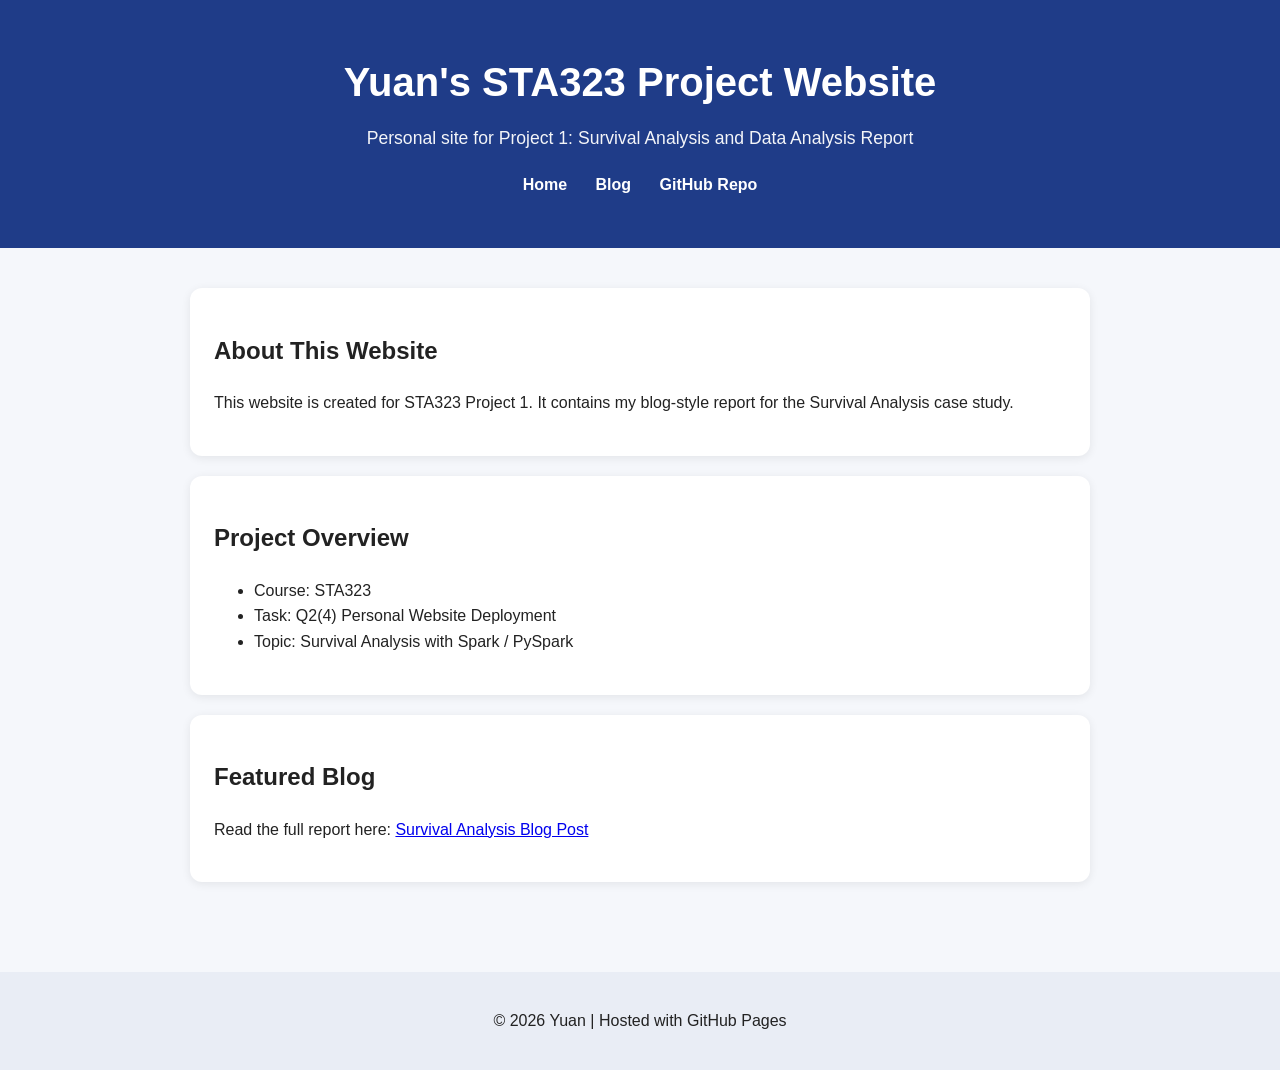
<file: index.html>
<!DOCTYPE html>
<html lang="en">
<head>
  <meta charset="UTF-8" />
  <meta name="viewport" content="width=device-width, initial-scale=1.0" />
  <title>Yuan | STA323 Project</title>
  <link rel="stylesheet" href="style.css" />
</head>
<body>
  <header class="hero">
    <div class="container">
      <h1>Yuan's STA323 Project Website</h1>
      <p class="subtitle">Personal site for Project 1: Survival Analysis and Data Analysis Report</p>
      <nav>
        <a href="index.html">Home</a>
        <a href="survival-analysis.html">Blog</a>
        <a href="https://github.com/luoy2266/sta323.github.io" target="_blank">GitHub Repo</a>
      </nav>
    </div>
  </header>

  <main class="container">
    <section class="card">
      <h2>About This Website</h2>
      <p>
        This website is created for STA323 Project 1. It contains my blog-style report
        for the Survival Analysis case study.
      </p>
    </section>

    <section class="card">
      <h2>Project Overview</h2>
      <ul>
        <li>Course: STA323</li>
        <li>Task: Q2(4) Personal Website Deployment</li>
        <li>Topic: Survival Analysis with Spark / PySpark</li>
      </ul>
    </section>

    <section class="card">
      <h2>Featured Blog</h2>
      <p>
        Read the full report here:
        <a href="survival-analysis.html">Survival Analysis Blog Post</a>
      </p>
    </section>
  </main>

  <footer>
    <p>© 2026 Yuan | Hosted with GitHub Pages</p>
  </footer>
</body>
</html>
</file>
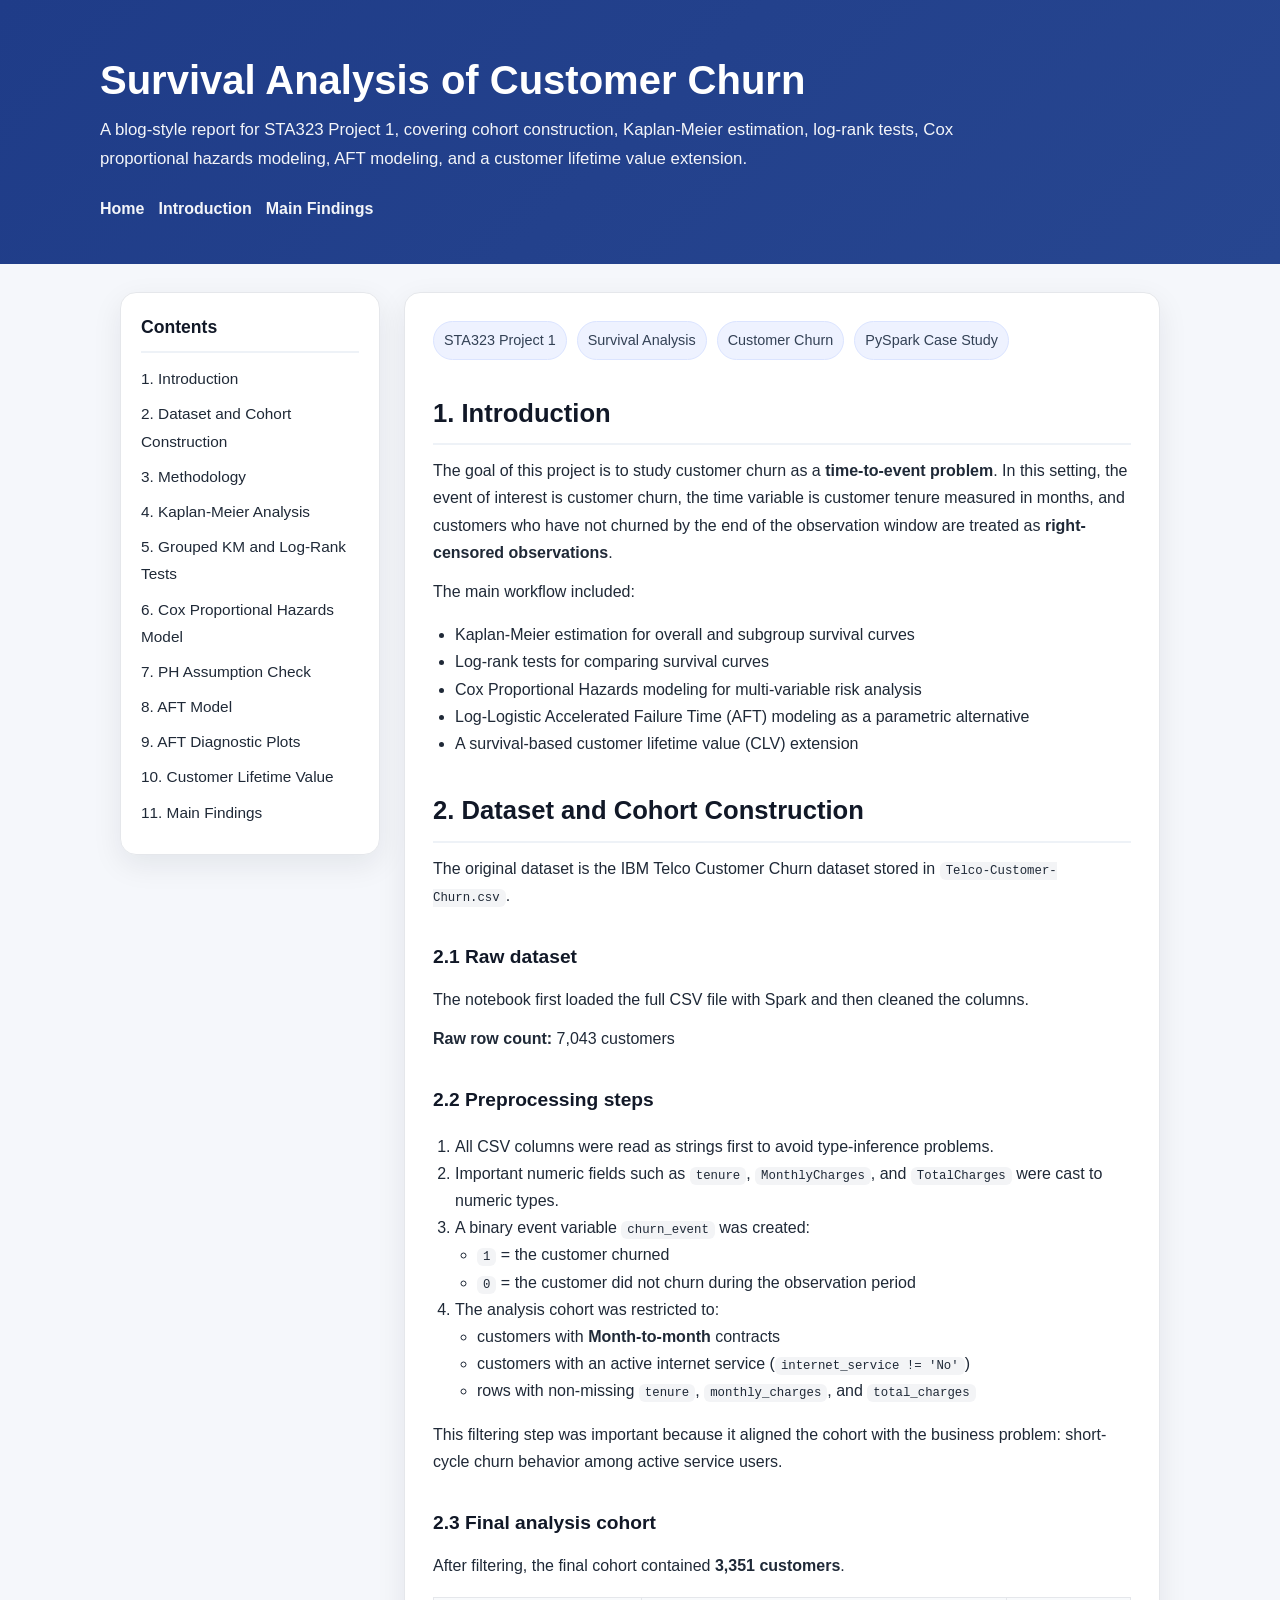
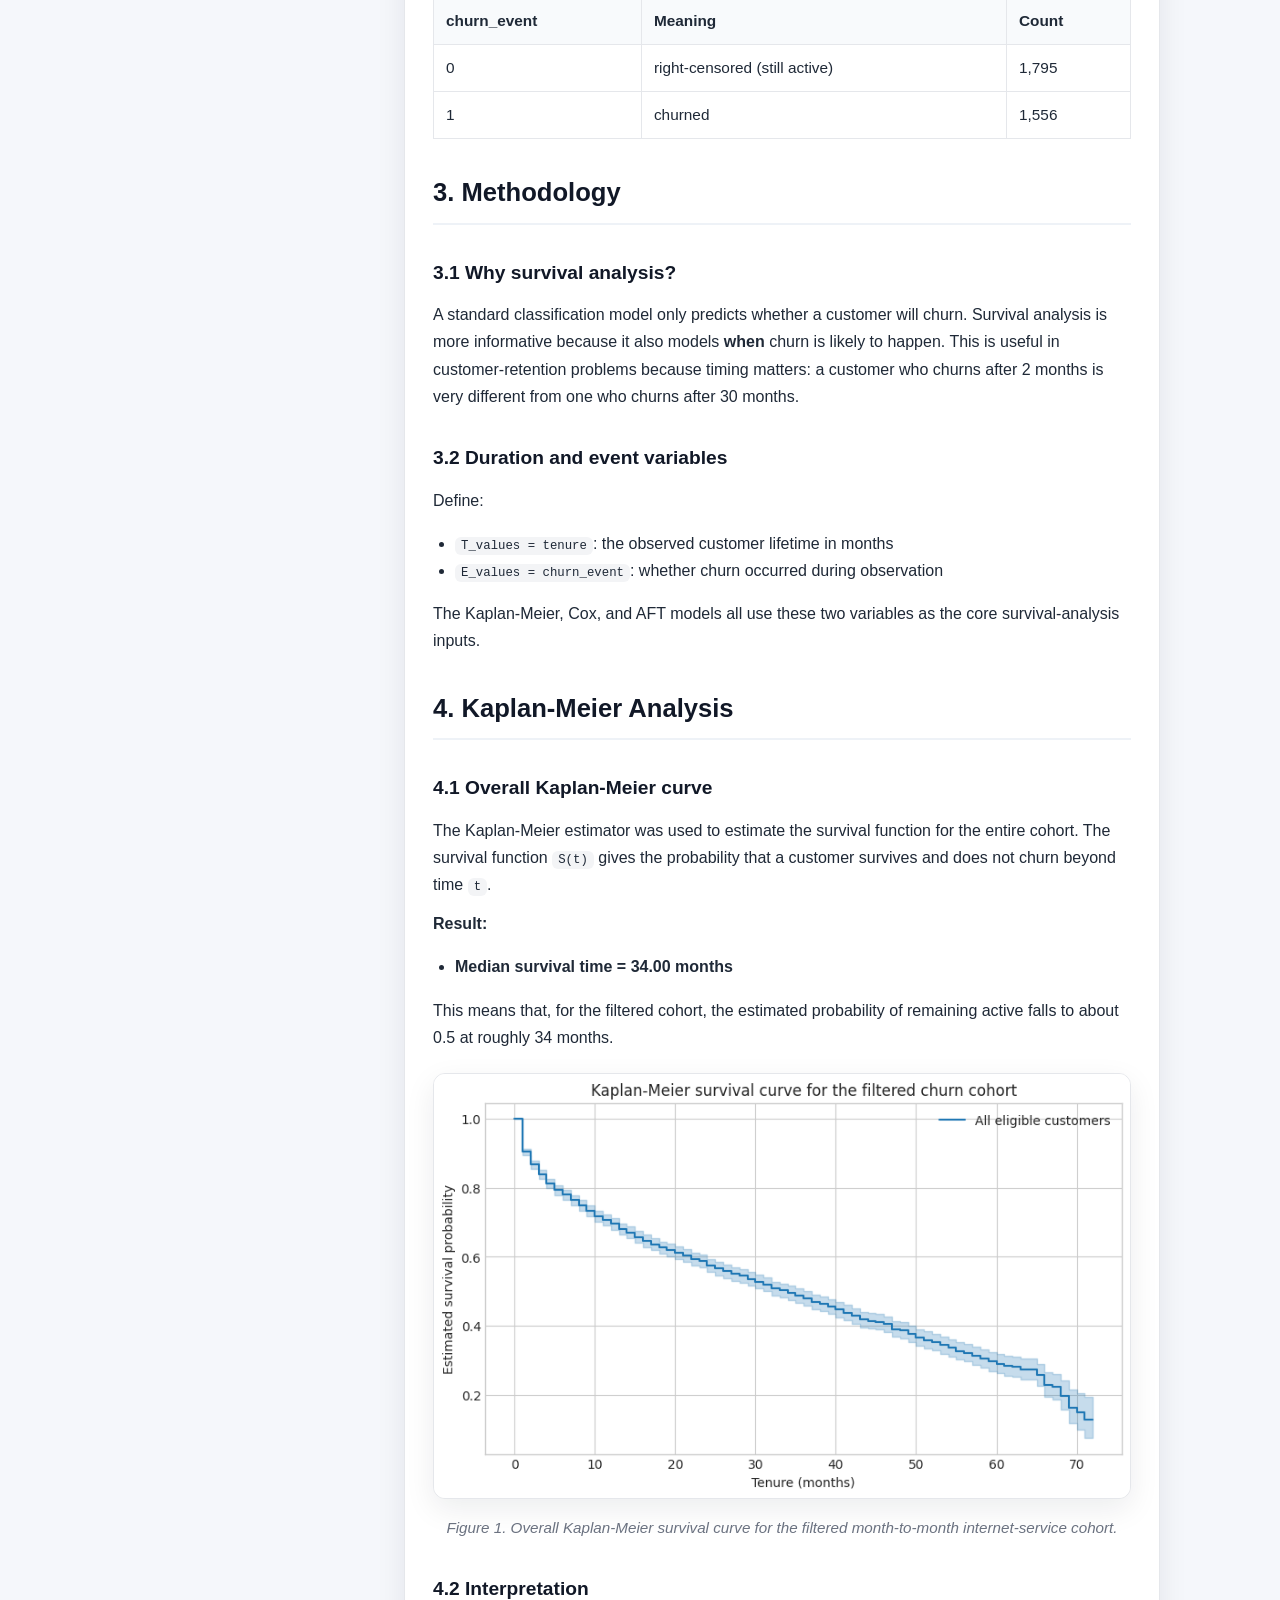
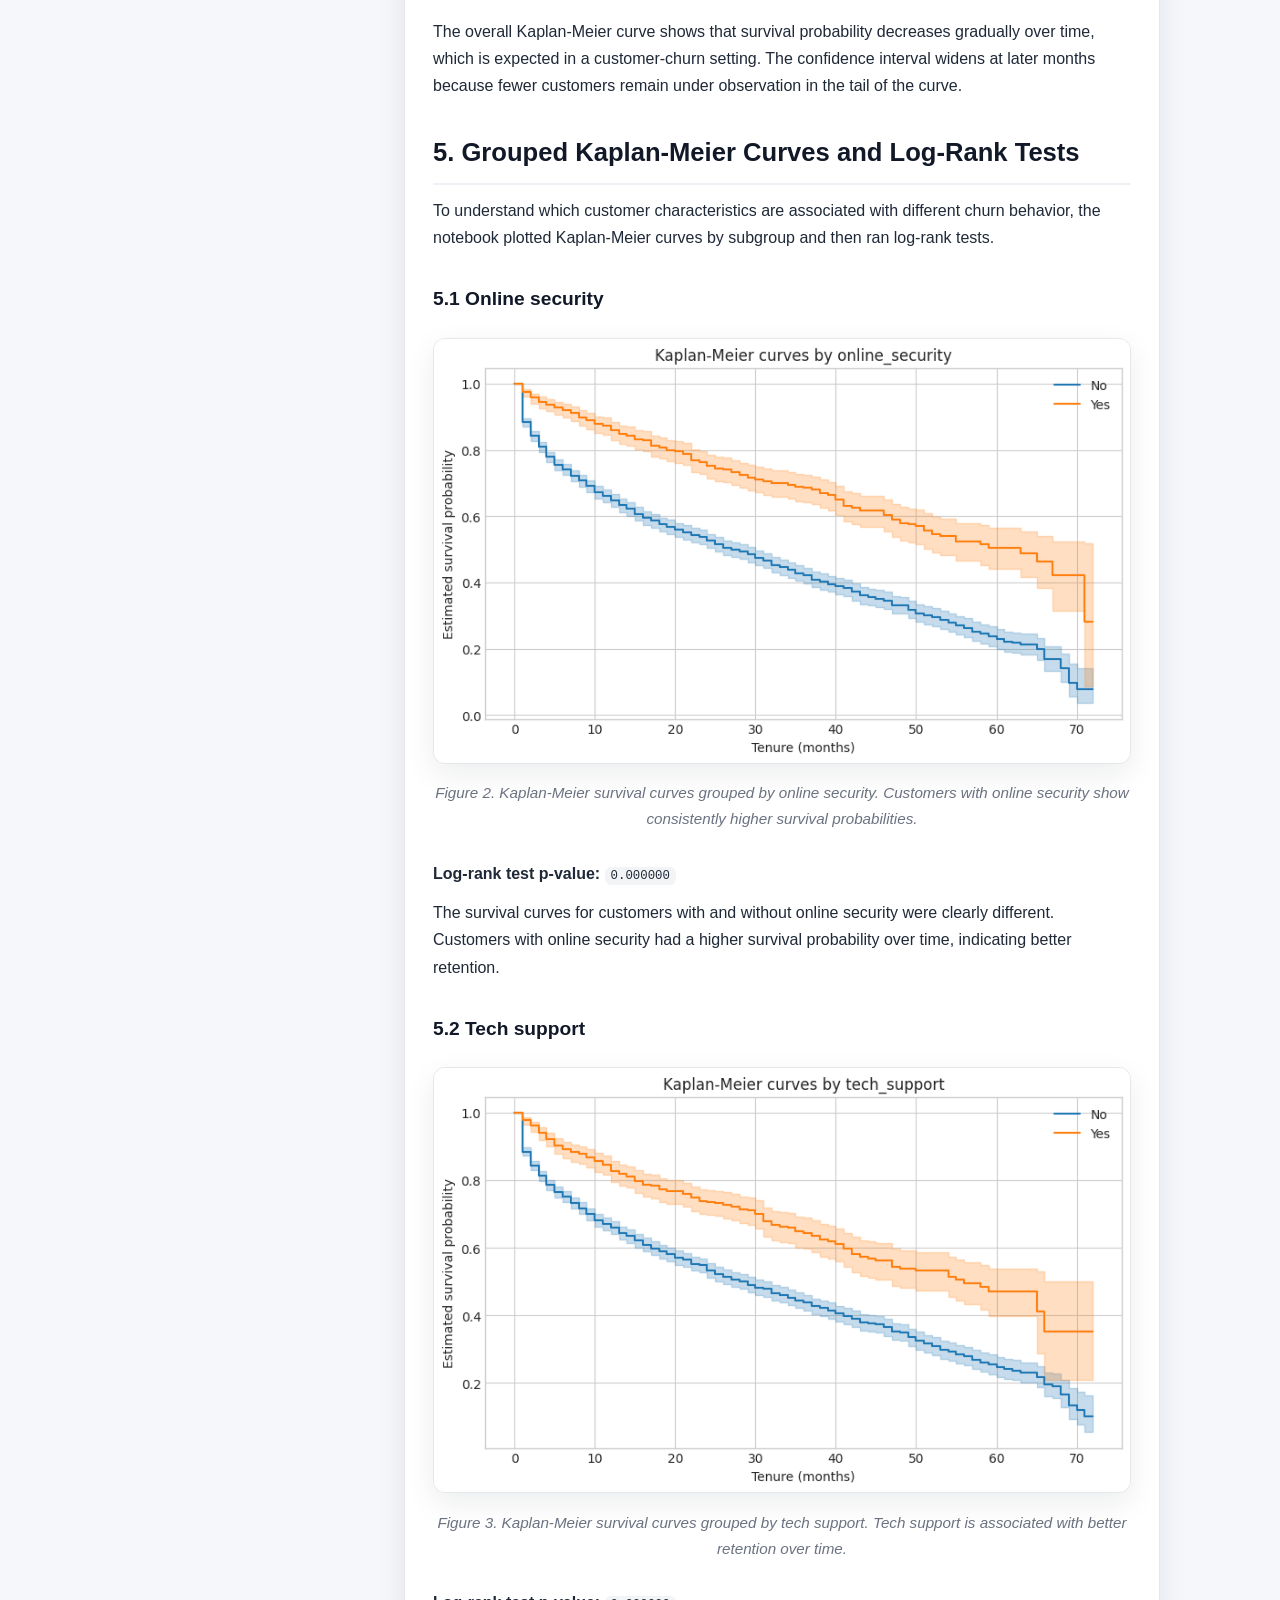
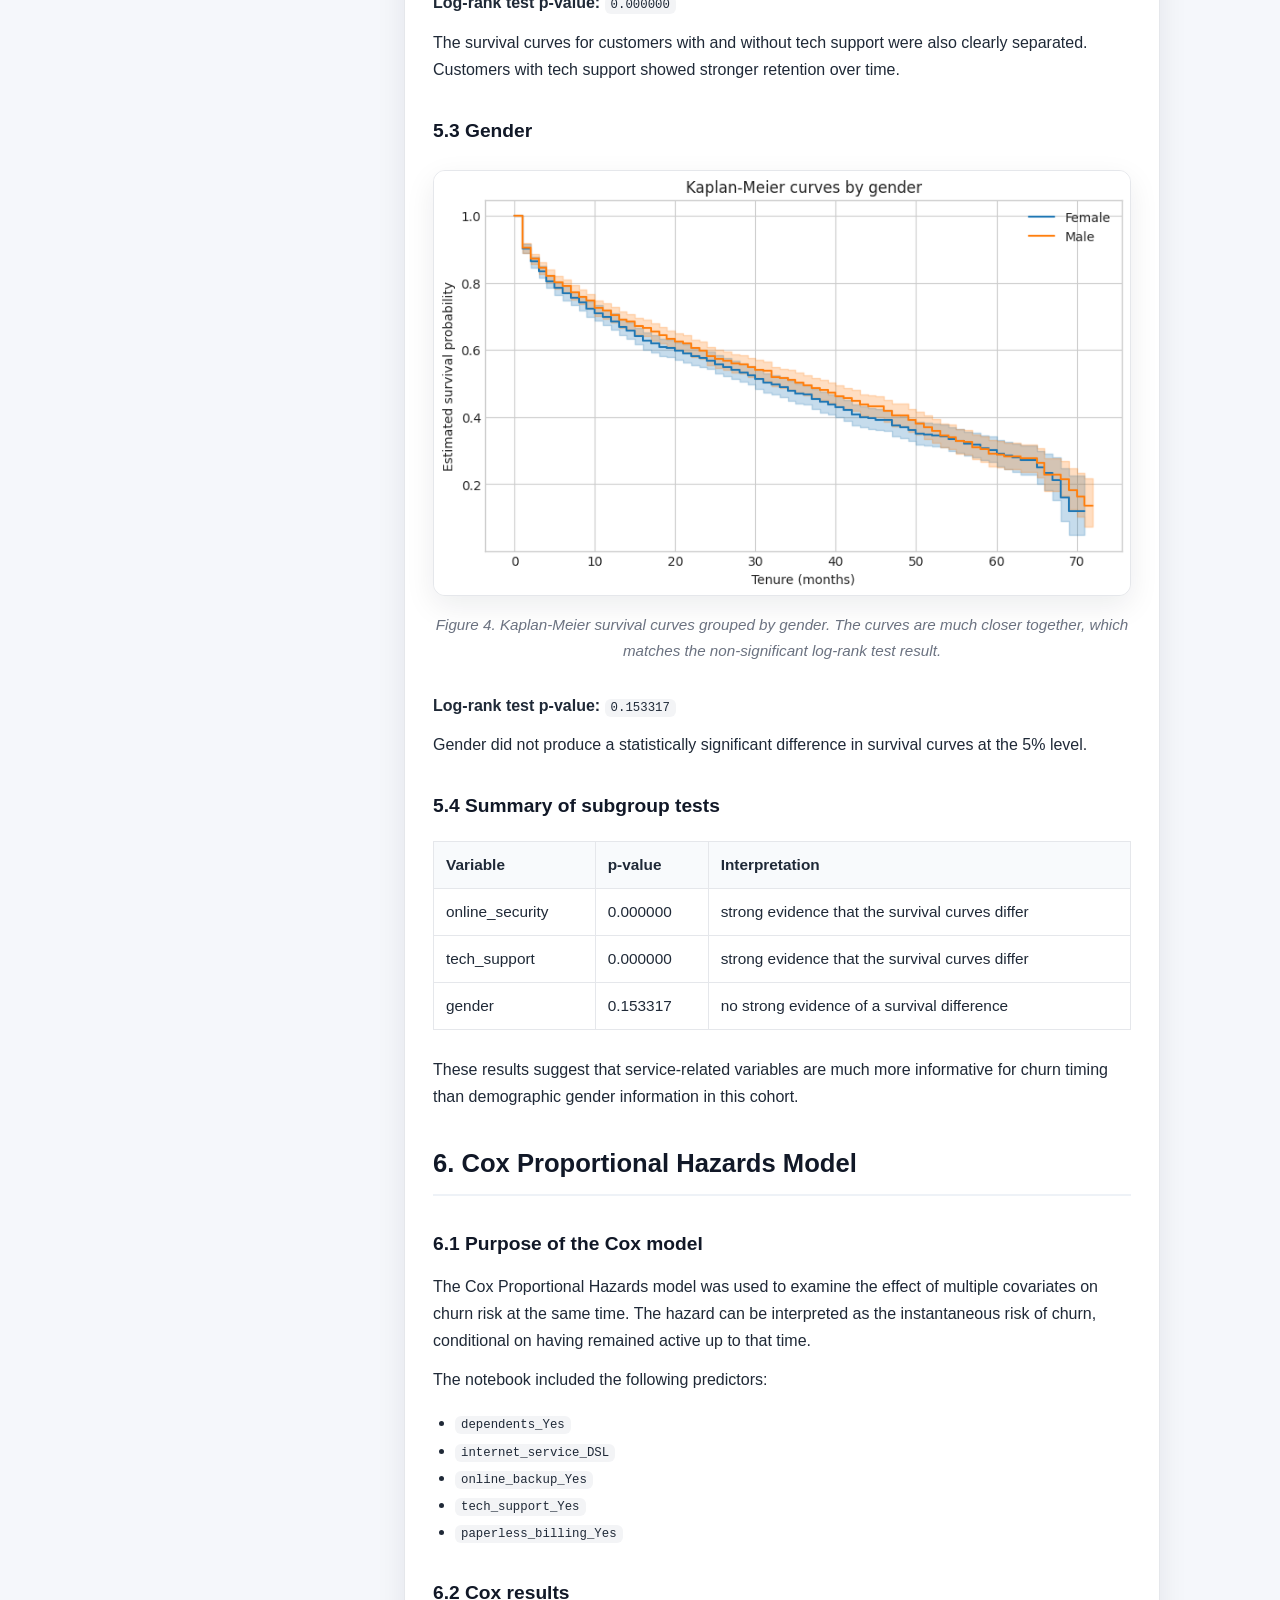
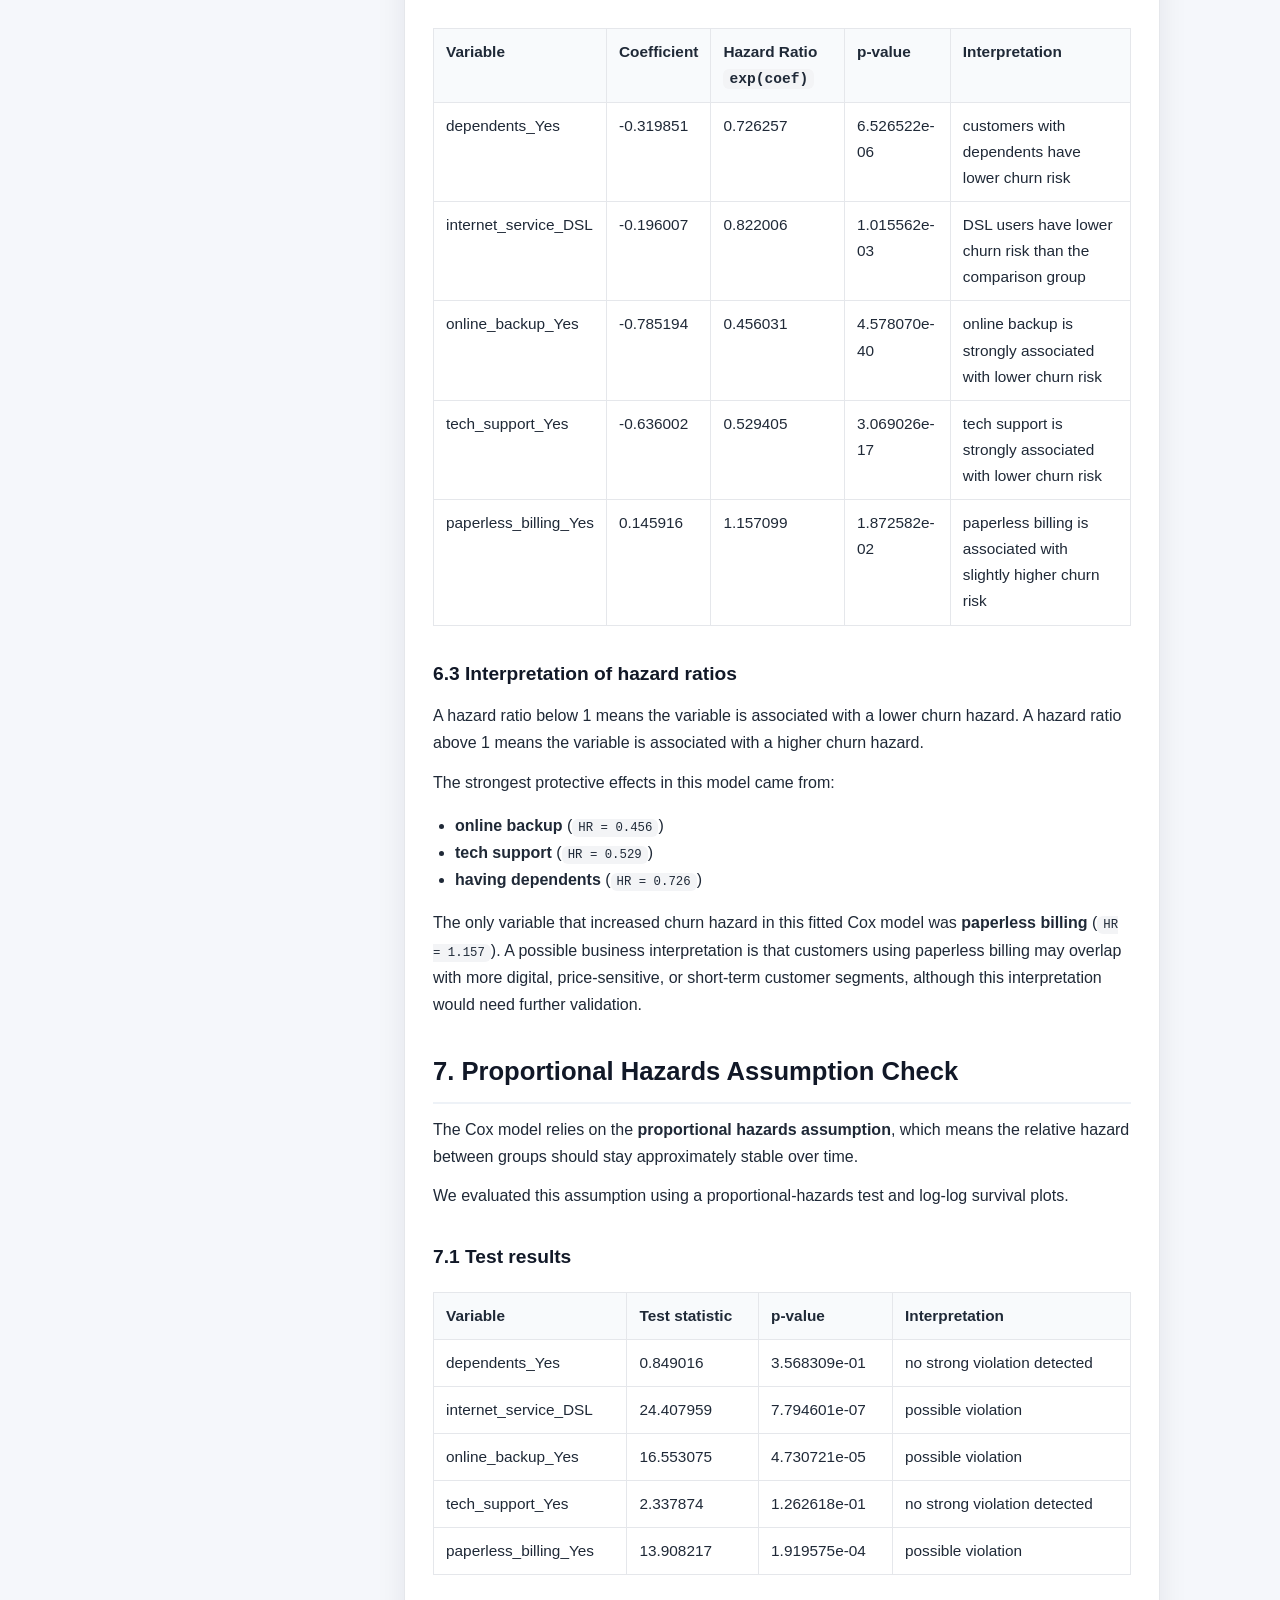
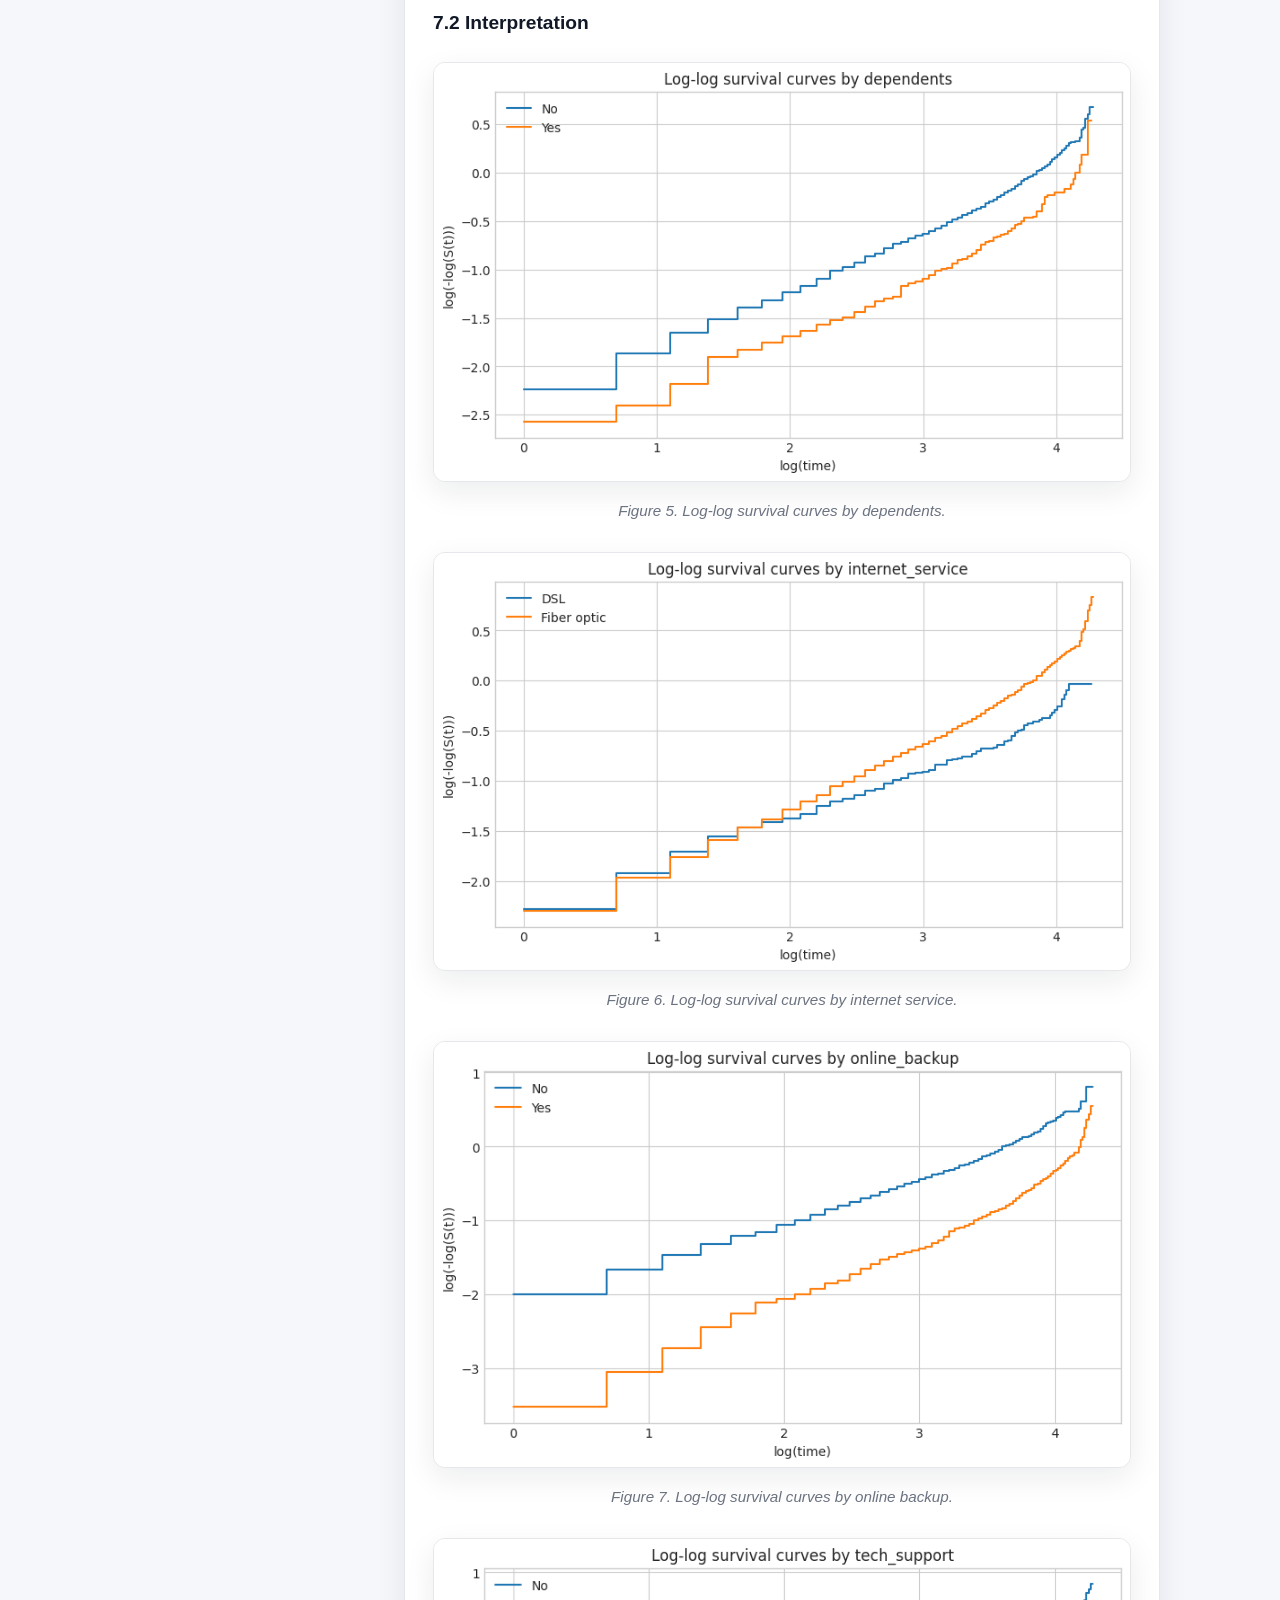
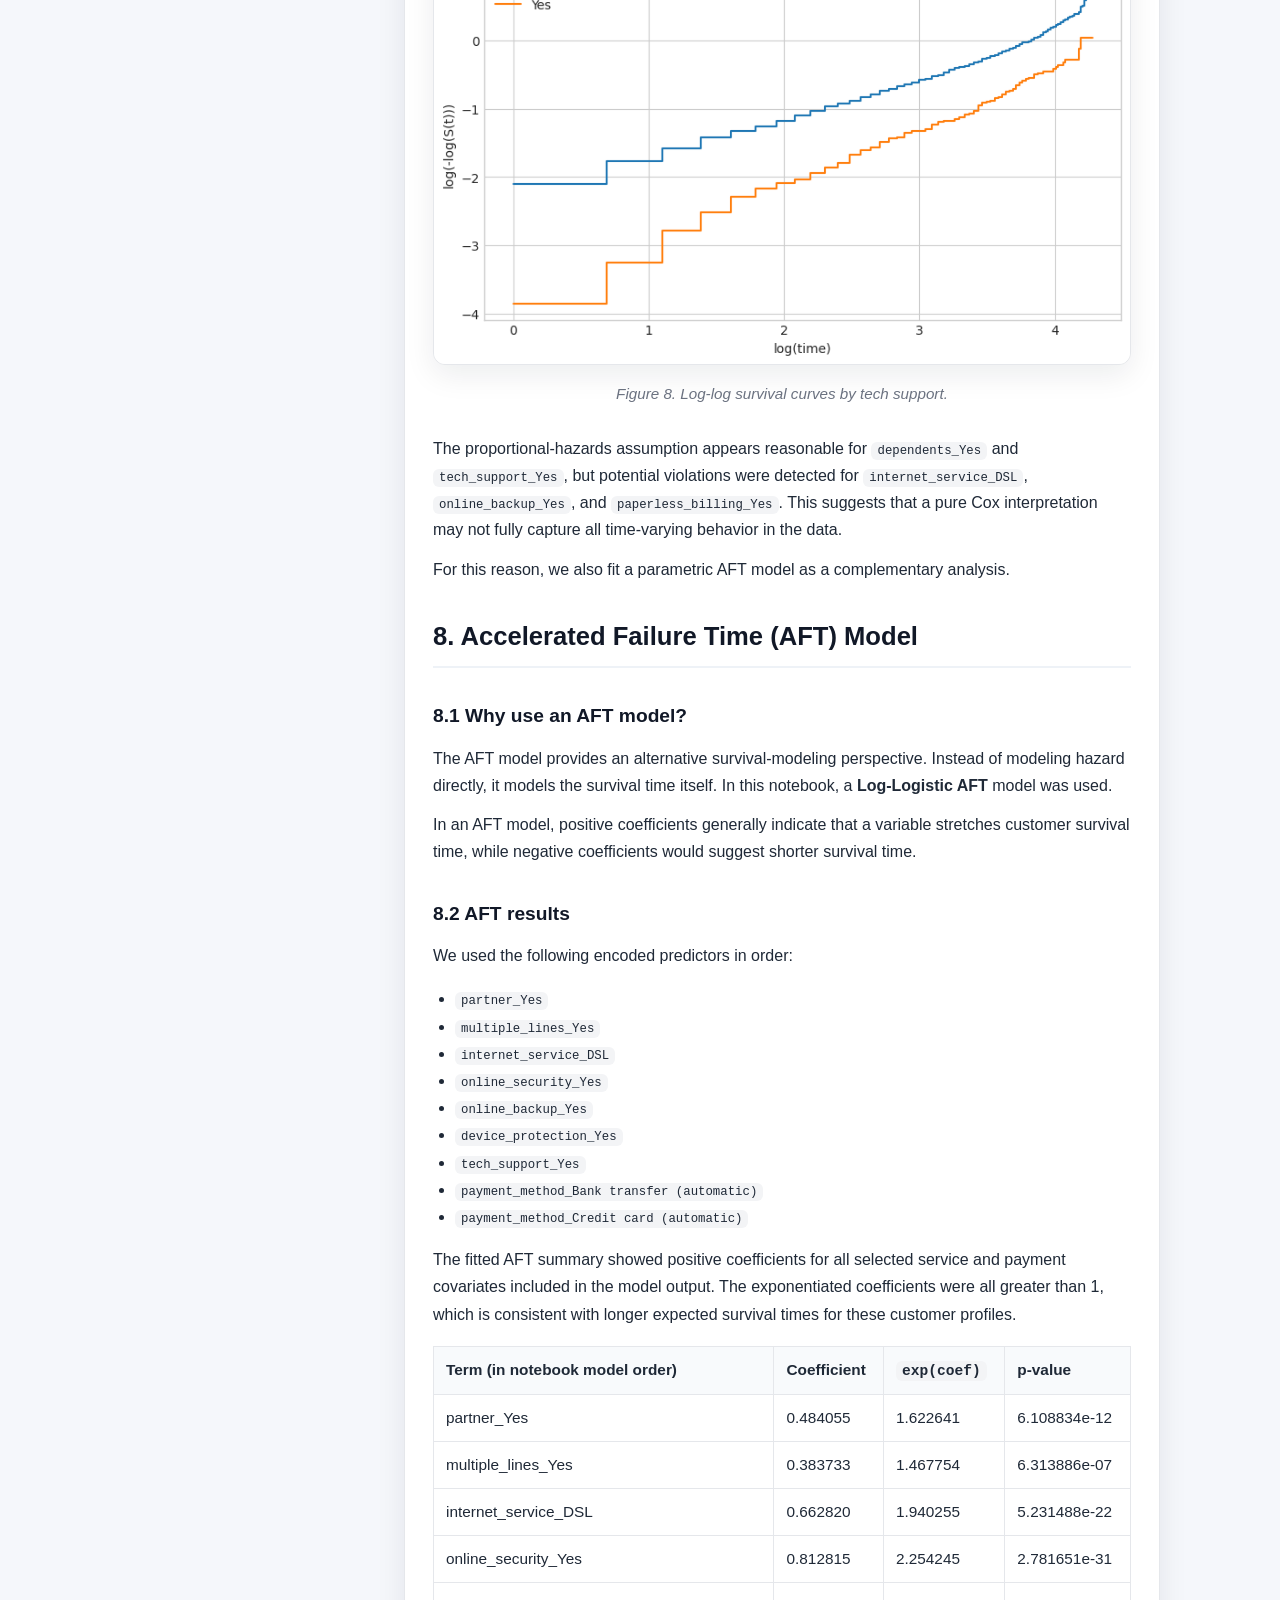
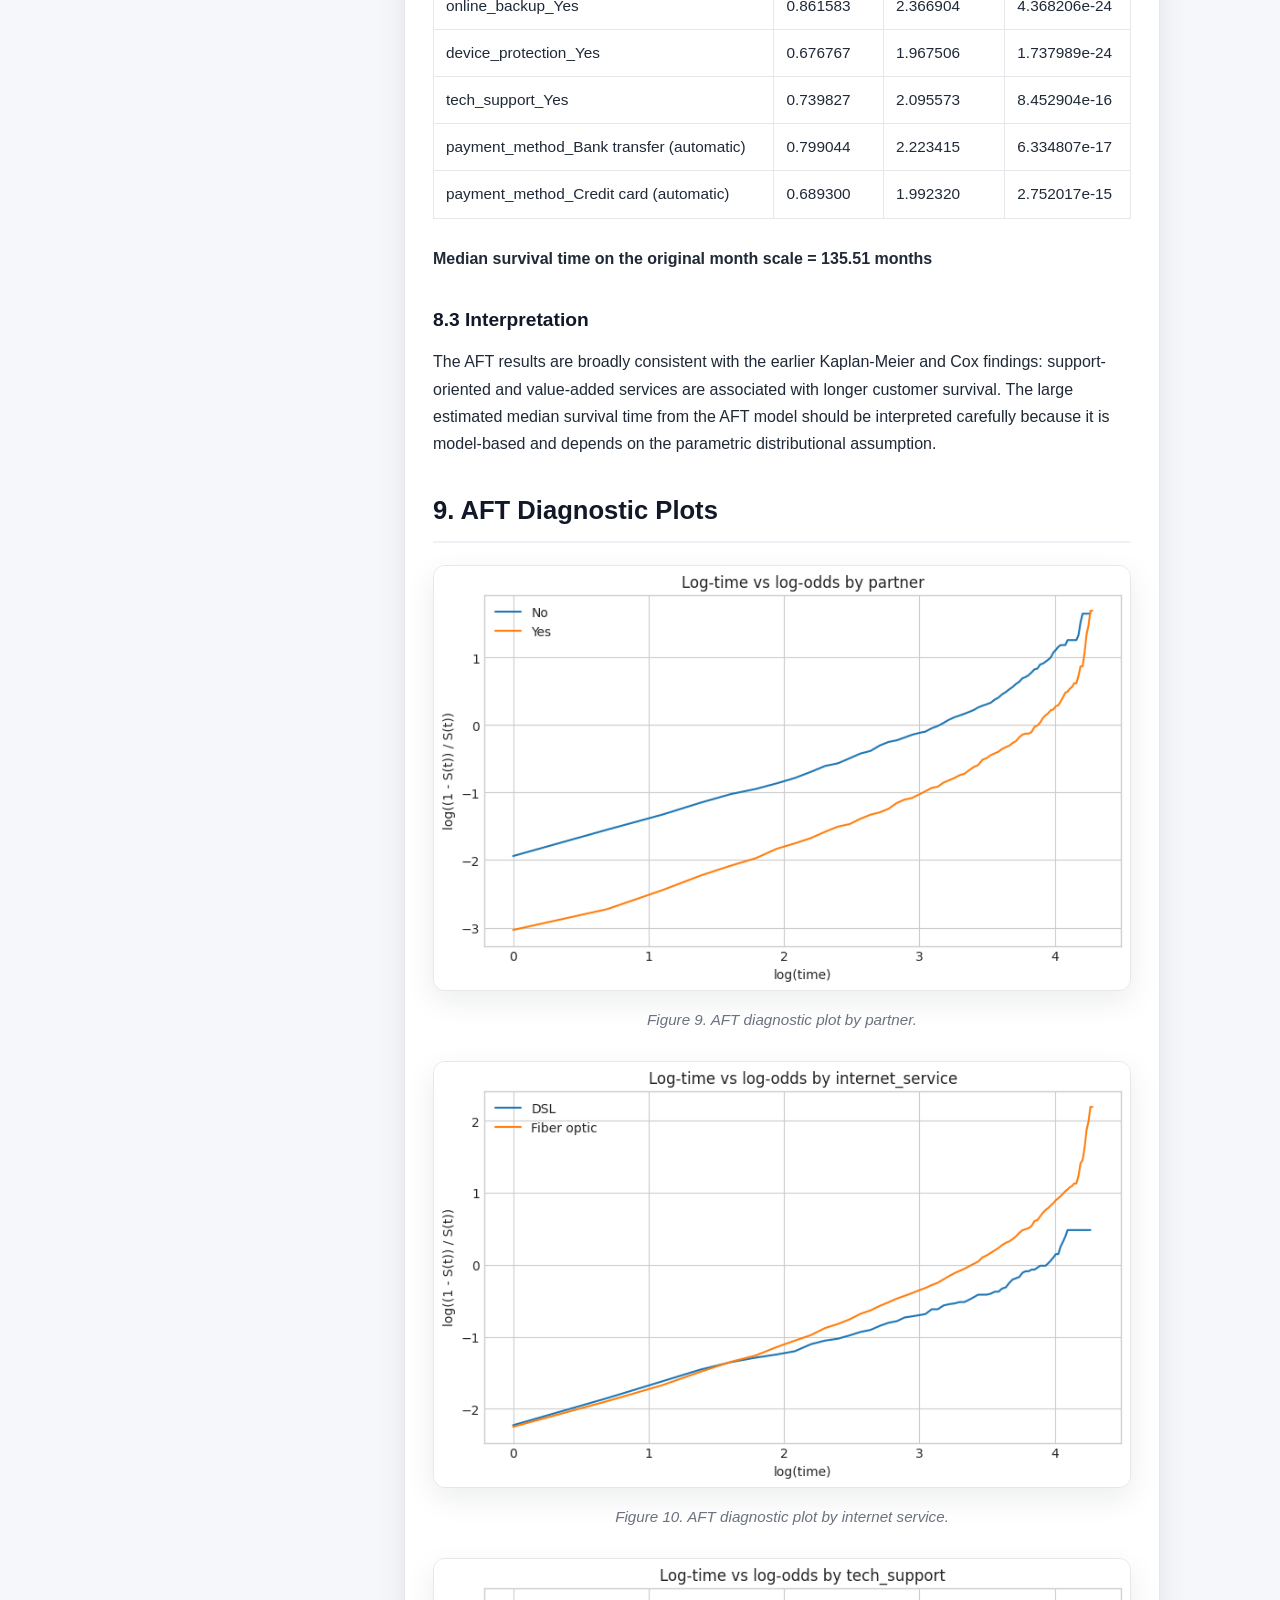
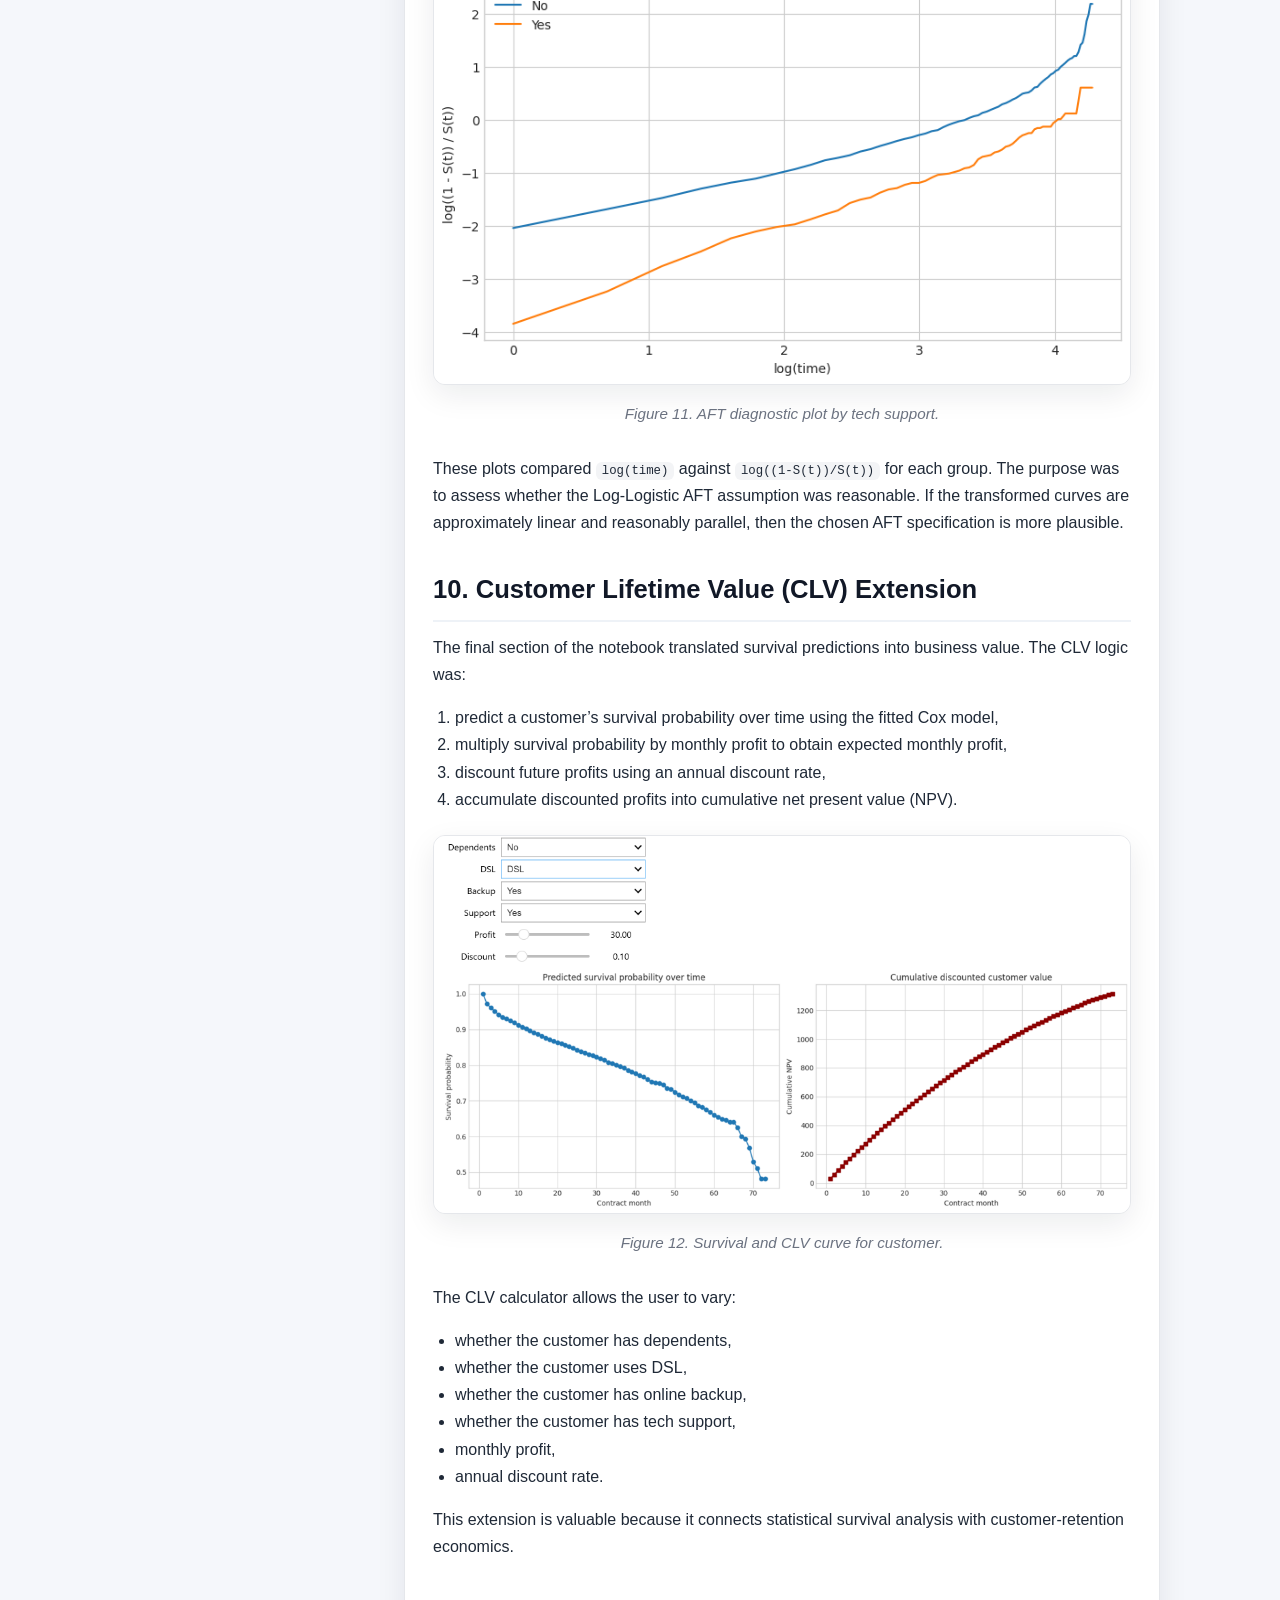
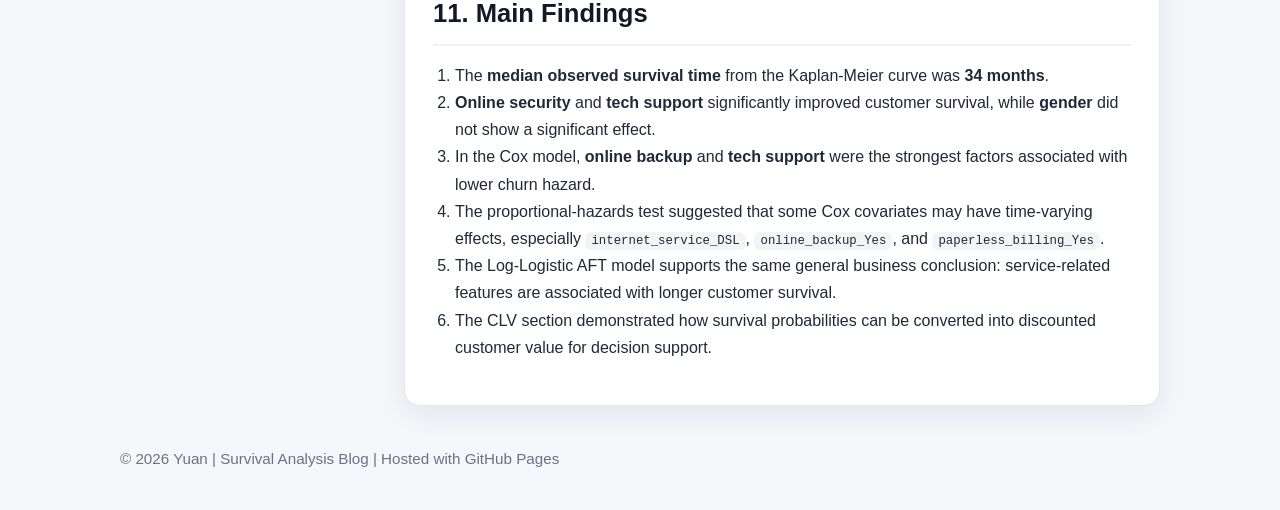
<file: survival-analysis.html>
<!DOCTYPE html>
<html lang="en">
<head>
  <meta charset="UTF-8" />
  <meta name="viewport" content="width=device-width, initial-scale=1.0" />
  <title>Survival Analysis of Customer Churn</title>
  <style>
    :root {
      --bg: #f5f7fb;
      --card: #ffffff;
      --text: #1f2937;
      --muted: #6b7280;
      --primary: #1f3c88;
      --primary-2: #3156b3;
      --border: #e5e7eb;
      --shadow: 0 10px 30px rgba(15, 23, 42, 0.08);
      --code-bg: #f3f4f6;
    }

    * {
      box-sizing: border-box;
    }

    html {
      scroll-behavior: smooth;
    }

    body {
      margin: 0;
      font-family: Arial, Helvetica, sans-serif;
      line-height: 1.7;
      color: var(--text);
      background: var(--bg);
    }

    a {
      color: var(--primary-2);
      text-decoration: none;
    }

    a:hover {
      text-decoration: underline;
    }

    .hero {
      background: linear-gradient(135deg, var(--primary), #274690);
      color: #fff;
      padding: 56px 20px 42px;
    }

    .hero-inner {
      max-width: 1080px;
      margin: 0 auto;
    }

    .hero h1 {
      margin: 0 0 12px;
      font-size: 2.5rem;
      line-height: 1.2;
    }

    .hero p {
      margin: 0;
      max-width: 860px;
      font-size: 1.05rem;
      opacity: 0.95;
    }

    .topnav {
      margin-top: 22px;
      display: flex;
      flex-wrap: wrap;
      gap: 14px;
    }

    .topnav a {
      color: #fff;
      font-weight: 700;
      opacity: 0.95;
    }

    .layout {
      max-width: 1080px;
      margin: 28px auto 40px;
      padding: 0 20px;
      display: grid;
      grid-template-columns: 260px minmax(0, 1fr);
      gap: 24px;
    }

    .sidebar,
    .content {
      min-width: 0;
    }

    .card {
      background: var(--card);
      border: 1px solid var(--border);
      border-radius: 16px;
      box-shadow: var(--shadow);
    }

    .sidebar .card {
      position: sticky;
      top: 20px;
      padding: 20px;
    }

    .sidebar h2 {
      margin: 0 0 12px;
      font-size: 1.1rem;
    }

    .toc {
      list-style: none;
      padding: 0;
      margin: 0;
    }

    .toc li {
      margin: 8px 0;
    }

    .toc a {
      color: var(--text);
      font-size: 0.96rem;
    }

    .content .card {
      padding: 28px;
    }

    .meta {
      display: flex;
      flex-wrap: wrap;
      gap: 10px;
      margin-bottom: 20px;
    }

    .badge {
      display: inline-block;
      padding: 6px 10px;
      background: #eef2ff;
      border: 1px solid #dbe4ff;
      border-radius: 999px;
      font-size: 0.9rem;
      color: #334155;
    }

    h2, h3, h4 {
      color: #111827;
      margin-top: 32px;
      margin-bottom: 12px;
      scroll-margin-top: 90px;
    }

    h2 {
      font-size: 1.6rem;
      border-bottom: 2px solid #eef2f7;
      padding-bottom: 8px;
    }

    h3 {
      font-size: 1.2rem;
    }

    p {
      margin: 12px 0;
    }

    ul, ol {
      padding-left: 22px;
    }

    code {
      background: var(--code-bg);
      border-radius: 6px;
      padding: 2px 6px;
      font-size: 0.95em;
    }

    table {
      width: 100%;
      border-collapse: collapse;
      margin: 18px 0 26px;
      font-size: 0.96rem;
      background: #fff;
      overflow: hidden;
    }

    th, td {
      border: 1px solid var(--border);
      padding: 10px 12px;
      text-align: left;
      vertical-align: top;
    }

    th {
      background: #f8fafc;
    }

    .figure {
      margin: 22px 0 28px;
      text-align: center;
    }

    .figure img {
      max-width: 100%;
      height: auto;
      border-radius: 12px;
      border: 1px solid var(--border);
      box-shadow: var(--shadow);
      background: #fff;
    }

    .caption {
      margin-top: 8px;
      color: var(--muted);
      font-size: 0.95rem;
      font-style: italic;
    }

    .footer {
      max-width: 1080px;
      margin: 0 auto 40px;
      padding: 0 20px;
      color: var(--muted);
      font-size: 0.95rem;
    }

    @media (max-width: 900px) {
      .layout {
        grid-template-columns: 1fr;
      }

      .sidebar .card {
        position: static;
      }

      .hero h1 {
        font-size: 2rem;
      }
    }
  </style>
</head>
<body>
  <header class="hero">
    <div class="hero-inner">
      <h1>Survival Analysis of Customer Churn</h1>
      <p>
        A blog-style report for STA323 Project 1, covering cohort construction,
        Kaplan-Meier estimation, log-rank tests, Cox proportional hazards modeling,
        AFT modeling, and a customer lifetime value extension.
      </p>
      <nav class="topnav">
        <a href="index.html">Home</a>
        <a href="#introduction">Introduction</a>
        <a href="#findings">Main Findings</a>
      </nav>
    </div>
  </header>

  <main class="layout">
    <aside class="sidebar">
      <div class="card">
        <h2>Contents</h2>
        <ul class="toc">
          <li><a href="#introduction">1. Introduction</a></li>
          <li><a href="#dataset">2. Dataset and Cohort Construction</a></li>
          <li><a href="#methodology">3. Methodology</a></li>
          <li><a href="#km">4. Kaplan-Meier Analysis</a></li>
          <li><a href="#grouped-km">5. Grouped KM and Log-Rank Tests</a></li>
          <li><a href="#cox">6. Cox Proportional Hazards Model</a></li>
          <li><a href="#ph">7. PH Assumption Check</a></li>
          <li><a href="#aft">8. AFT Model</a></li>
          <li><a href="#aft-diagnostics">9. AFT Diagnostic Plots</a></li>
          <li><a href="#clv">10. Customer Lifetime Value</a></li>
          <li><a href="#findings">11. Main Findings</a></li>
        </ul>
      </div>
    </aside>

    <section class="content">
      <article class="card">
        <div class="meta">
          <span class="badge">STA323 Project 1</span>
          <span class="badge">Survival Analysis</span>
          <span class="badge">Customer Churn</span>
          <span class="badge">PySpark Case Study</span>
        </div>

        <h2 id="introduction">1. Introduction</h2>
        <p>
          The goal of this project is to study customer churn as a <strong>time-to-event problem</strong>.
          In this setting, the event of interest is customer churn, the time variable is customer tenure
          measured in months, and customers who have not churned by the end of the observation window are
          treated as <strong>right-censored observations</strong>.
        </p>
        <p>The main workflow included:</p>
        <ul>
          <li>Kaplan-Meier estimation for overall and subgroup survival curves</li>
          <li>Log-rank tests for comparing survival curves</li>
          <li>Cox Proportional Hazards modeling for multi-variable risk analysis</li>
          <li>Log-Logistic Accelerated Failure Time (AFT) modeling as a parametric alternative</li>
          <li>A survival-based customer lifetime value (CLV) extension</li>
        </ul>

        <h2 id="dataset">2. Dataset and Cohort Construction</h2>
        <p>
          The original dataset is the IBM Telco Customer Churn dataset stored in
          <code>Telco-Customer-Churn.csv</code>.
        </p>

        <h3>2.1 Raw dataset</h3>
        <p>
          The notebook first loaded the full CSV file with Spark and then cleaned the columns.
        </p>
        <p><strong>Raw row count:</strong> 7,043 customers</p>

        <h3>2.2 Preprocessing steps</h3>
        <ol>
          <li>All CSV columns were read as strings first to avoid type-inference problems.</li>
          <li>Important numeric fields such as <code>tenure</code>, <code>MonthlyCharges</code>, and <code>TotalCharges</code> were cast to numeric types.</li>
          <li>
            A binary event variable <code>churn_event</code> was created:
            <ul>
              <li><code>1</code> = the customer churned</li>
              <li><code>0</code> = the customer did not churn during the observation period</li>
            </ul>
          </li>
          <li>
            The analysis cohort was restricted to:
            <ul>
              <li>customers with <strong>Month-to-month</strong> contracts</li>
              <li>customers with an active internet service (<code>internet_service != 'No'</code>)</li>
              <li>rows with non-missing <code>tenure</code>, <code>monthly_charges</code>, and <code>total_charges</code></li>
            </ul>
          </li>
        </ol>
        <p>
          This filtering step was important because it aligned the cohort with the business problem:
          short-cycle churn behavior among active service users.
        </p>

        <h3>2.3 Final analysis cohort</h3>
        <p>After filtering, the final cohort contained <strong>3,351 customers</strong>.</p>

        <table>
          <thead>
            <tr>
              <th>churn_event</th>
              <th>Meaning</th>
              <th>Count</th>
            </tr>
          </thead>
          <tbody>
            <tr>
              <td>0</td>
              <td>right-censored (still active)</td>
              <td>1,795</td>
            </tr>
            <tr>
              <td>1</td>
              <td>churned</td>
              <td>1,556</td>
            </tr>
          </tbody>
        </table>

        <h2 id="methodology">3. Methodology</h2>

        <h3>3.1 Why survival analysis?</h3>
        <p>
          A standard classification model only predicts whether a customer will churn.
          Survival analysis is more informative because it also models <strong>when</strong> churn is likely to happen.
          This is useful in customer-retention problems because timing matters:
          a customer who churns after 2 months is very different from one who churns after 30 months.
        </p>

        <h3>3.2 Duration and event variables</h3>
        <p>Define:</p>
        <ul>
          <li><code>T_values = tenure</code>: the observed customer lifetime in months</li>
          <li><code>E_values = churn_event</code>: whether churn occurred during observation</li>
        </ul>
        <p>
          The Kaplan-Meier, Cox, and AFT models all use these two variables as the core survival-analysis inputs.
        </p>

        <h2 id="km">4. Kaplan-Meier Analysis</h2>

        <h3>4.1 Overall Kaplan-Meier curve</h3>
        <p>
          The Kaplan-Meier estimator was used to estimate the survival function for the entire cohort.
          The survival function <code>S(t)</code> gives the probability that a customer survives
          and does not churn beyond time <code>t</code>.
        </p>
        <p><strong>Result:</strong></p>
        <ul>
          <li><strong>Median survival time = 34.00 months</strong></li>
        </ul>
        <p>
          This means that, for the filtered cohort, the estimated probability of remaining active
          falls to about 0.5 at roughly 34 months.
        </p>

        <div class="figure">
          <img src="report_figures/figure_1_overall_km.png" alt="Figure 1. Overall Kaplan-Meier survival curve">
          <div class="caption">Figure 1. Overall Kaplan-Meier survival curve for the filtered month-to-month internet-service cohort.</div>
        </div>

        <h3>4.2 Interpretation</h3>
        <p>
          The overall Kaplan-Meier curve shows that survival probability decreases gradually over time,
          which is expected in a customer-churn setting. The confidence interval widens at later months
          because fewer customers remain under observation in the tail of the curve.
        </p>

        <h2 id="grouped-km">5. Grouped Kaplan-Meier Curves and Log-Rank Tests</h2>
        <p>
          To understand which customer characteristics are associated with different churn behavior,
          the notebook plotted Kaplan-Meier curves by subgroup and then ran log-rank tests.
        </p>

        <h3>5.1 Online security</h3>
        <div class="figure">
          <img src="report_figures/figure_2_km_online_security.png" alt="Figure 2. Kaplan-Meier curves by online security">
          <div class="caption">Figure 2. Kaplan-Meier survival curves grouped by online security. Customers with online security show consistently higher survival probabilities.</div>
        </div>
        <p><strong>Log-rank test p-value:</strong> <code>0.000000</code></p>
        <p>
          The survival curves for customers with and without online security were clearly different.
          Customers with online security had a higher survival probability over time, indicating better retention.
        </p>

        <h3>5.2 Tech support</h3>
        <div class="figure">
          <img src="report_figures/figure_3_km_tech_support.png" alt="Figure 3. Kaplan-Meier curves by tech support">
          <div class="caption">Figure 3. Kaplan-Meier survival curves grouped by tech support. Tech support is associated with better retention over time.</div>
        </div>
        <p><strong>Log-rank test p-value:</strong> <code>0.000000</code></p>
        <p>
          The survival curves for customers with and without tech support were also clearly separated.
          Customers with tech support showed stronger retention over time.
        </p>

        <h3>5.3 Gender</h3>
        <div class="figure">
          <img src="report_figures/figure_4_km_gender.png" alt="Figure 4. Kaplan-Meier curves by gender">
          <div class="caption">Figure 4. Kaplan-Meier survival curves grouped by gender. The curves are much closer together, which matches the non-significant log-rank test result.</div>
        </div>
        <p><strong>Log-rank test p-value:</strong> <code>0.153317</code></p>
        <p>
          Gender did not produce a statistically significant difference in survival curves at the 5% level.
        </p>

        <h3>5.4 Summary of subgroup tests</h3>
        <table>
          <thead>
            <tr>
              <th>Variable</th>
              <th>p-value</th>
              <th>Interpretation</th>
            </tr>
          </thead>
          <tbody>
            <tr>
              <td>online_security</td>
              <td>0.000000</td>
              <td>strong evidence that the survival curves differ</td>
            </tr>
            <tr>
              <td>tech_support</td>
              <td>0.000000</td>
              <td>strong evidence that the survival curves differ</td>
            </tr>
            <tr>
              <td>gender</td>
              <td>0.153317</td>
              <td>no strong evidence of a survival difference</td>
            </tr>
          </tbody>
        </table>
        <p>
          These results suggest that service-related variables are much more informative for churn timing
          than demographic gender information in this cohort.
        </p>

        <h2 id="cox">6. Cox Proportional Hazards Model</h2>

        <h3>6.1 Purpose of the Cox model</h3>
        <p>
          The Cox Proportional Hazards model was used to examine the effect of multiple covariates
          on churn risk at the same time. The hazard can be interpreted as the instantaneous risk of churn,
          conditional on having remained active up to that time.
        </p>
        <p>The notebook included the following predictors:</p>
        <ul>
          <li><code>dependents_Yes</code></li>
          <li><code>internet_service_DSL</code></li>
          <li><code>online_backup_Yes</code></li>
          <li><code>tech_support_Yes</code></li>
          <li><code>paperless_billing_Yes</code></li>
        </ul>

        <h3>6.2 Cox results</h3>
        <table>
          <thead>
            <tr>
              <th>Variable</th>
              <th>Coefficient</th>
              <th>Hazard Ratio <code>exp(coef)</code></th>
              <th>p-value</th>
              <th>Interpretation</th>
            </tr>
          </thead>
          <tbody>
            <tr>
              <td>dependents_Yes</td>
              <td>-0.319851</td>
              <td>0.726257</td>
              <td>6.526522e-06</td>
              <td>customers with dependents have lower churn risk</td>
            </tr>
            <tr>
              <td>internet_service_DSL</td>
              <td>-0.196007</td>
              <td>0.822006</td>
              <td>1.015562e-03</td>
              <td>DSL users have lower churn risk than the comparison group</td>
            </tr>
            <tr>
              <td>online_backup_Yes</td>
              <td>-0.785194</td>
              <td>0.456031</td>
              <td>4.578070e-40</td>
              <td>online backup is strongly associated with lower churn risk</td>
            </tr>
            <tr>
              <td>tech_support_Yes</td>
              <td>-0.636002</td>
              <td>0.529405</td>
              <td>3.069026e-17</td>
              <td>tech support is strongly associated with lower churn risk</td>
            </tr>
            <tr>
              <td>paperless_billing_Yes</td>
              <td>0.145916</td>
              <td>1.157099</td>
              <td>1.872582e-02</td>
              <td>paperless billing is associated with slightly higher churn risk</td>
            </tr>
          </tbody>
        </table>

        <h3>6.3 Interpretation of hazard ratios</h3>
        <p>
          A hazard ratio below 1 means the variable is associated with a lower churn hazard.
          A hazard ratio above 1 means the variable is associated with a higher churn hazard.
        </p>
        <p>The strongest protective effects in this model came from:</p>
        <ul>
          <li><strong>online backup</strong> (<code>HR = 0.456</code>)</li>
          <li><strong>tech support</strong> (<code>HR = 0.529</code>)</li>
          <li><strong>having dependents</strong> (<code>HR = 0.726</code>)</li>
        </ul>
        <p>
          The only variable that increased churn hazard in this fitted Cox model was
          <strong>paperless billing</strong> (<code>HR = 1.157</code>).
          A possible business interpretation is that customers using paperless billing may overlap
          with more digital, price-sensitive, or short-term customer segments, although this interpretation
          would need further validation.
        </p>

        <h2 id="ph">7. Proportional Hazards Assumption Check</h2>
        <p>
          The Cox model relies on the <strong>proportional hazards assumption</strong>,
          which means the relative hazard between groups should stay approximately stable over time.
        </p>
        <p>
          We evaluated this assumption using a proportional-hazards test and log-log survival plots.
        </p>

        <h3>7.1 Test results</h3>
        <table>
          <thead>
            <tr>
              <th>Variable</th>
              <th>Test statistic</th>
              <th>p-value</th>
              <th>Interpretation</th>
            </tr>
          </thead>
          <tbody>
            <tr>
              <td>dependents_Yes</td>
              <td>0.849016</td>
              <td>3.568309e-01</td>
              <td>no strong violation detected</td>
            </tr>
            <tr>
              <td>internet_service_DSL</td>
              <td>24.407959</td>
              <td>7.794601e-07</td>
              <td>possible violation</td>
            </tr>
            <tr>
              <td>online_backup_Yes</td>
              <td>16.553075</td>
              <td>4.730721e-05</td>
              <td>possible violation</td>
            </tr>
            <tr>
              <td>tech_support_Yes</td>
              <td>2.337874</td>
              <td>1.262618e-01</td>
              <td>no strong violation detected</td>
            </tr>
            <tr>
              <td>paperless_billing_Yes</td>
              <td>13.908217</td>
              <td>1.919575e-04</td>
              <td>possible violation</td>
            </tr>
          </tbody>
        </table>

        <h3>7.2 Interpretation</h3>
        <div class="figure">
          <img src="report_figures/figure_5_ph_dependents.png" alt="Figure 5. Log-log survival curves by dependents">
          <div class="caption">Figure 5. Log-log survival curves by dependents.</div>
        </div>

        <div class="figure">
          <img src="report_figures/figure_6_ph_internet_service.png" alt="Figure 6. Log-log survival curves by internet service">
          <div class="caption">Figure 6. Log-log survival curves by internet service.</div>
        </div>

        <div class="figure">
          <img src="report_figures/figure_7_ph_online_backup.png" alt="Figure 7. Log-log survival curves by online backup">
          <div class="caption">Figure 7. Log-log survival curves by online backup.</div>
        </div>

        <div class="figure">
          <img src="report_figures/figure_8_ph_tech_support.png" alt="Figure 8. Log-log survival curves by tech support">
          <div class="caption">Figure 8. Log-log survival curves by tech support.</div>
        </div>

        <p>
          The proportional-hazards assumption appears reasonable for <code>dependents_Yes</code> and
          <code>tech_support_Yes</code>, but potential violations were detected for
          <code>internet_service_DSL</code>, <code>online_backup_Yes</code>, and
          <code>paperless_billing_Yes</code>. This suggests that a pure Cox interpretation may not fully
          capture all time-varying behavior in the data.
        </p>
        <p>
          For this reason, we also fit a parametric AFT model as a complementary analysis.
        </p>

        <h2 id="aft">8. Accelerated Failure Time (AFT) Model</h2>

        <h3>8.1 Why use an AFT model?</h3>
        <p>
          The AFT model provides an alternative survival-modeling perspective. Instead of modeling hazard directly,
          it models the survival time itself. In this notebook, a <strong>Log-Logistic AFT</strong> model was used.
        </p>
        <p>
          In an AFT model, positive coefficients generally indicate that a variable stretches customer survival time,
          while negative coefficients would suggest shorter survival time.
        </p>

        <h3>8.2 AFT results</h3>
        <p>We used the following encoded predictors in order:</p>
        <ul>
          <li><code>partner_Yes</code></li>
          <li><code>multiple_lines_Yes</code></li>
          <li><code>internet_service_DSL</code></li>
          <li><code>online_security_Yes</code></li>
          <li><code>online_backup_Yes</code></li>
          <li><code>device_protection_Yes</code></li>
          <li><code>tech_support_Yes</code></li>
          <li><code>payment_method_Bank transfer (automatic)</code></li>
          <li><code>payment_method_Credit card (automatic)</code></li>
        </ul>

        <p>
          The fitted AFT summary showed positive coefficients for all selected service and payment covariates included
          in the model output. The exponentiated coefficients were all greater than 1, which is consistent with longer
          expected survival times for these customer profiles.
        </p>

        <table>
          <thead>
            <tr>
              <th>Term (in notebook model order)</th>
              <th>Coefficient</th>
              <th><code>exp(coef)</code></th>
              <th>p-value</th>
            </tr>
          </thead>
          <tbody>
            <tr>
              <td>partner_Yes</td>
              <td>0.484055</td>
              <td>1.622641</td>
              <td>6.108834e-12</td>
            </tr>
            <tr>
              <td>multiple_lines_Yes</td>
              <td>0.383733</td>
              <td>1.467754</td>
              <td>6.313886e-07</td>
            </tr>
            <tr>
              <td>internet_service_DSL</td>
              <td>0.662820</td>
              <td>1.940255</td>
              <td>5.231488e-22</td>
            </tr>
            <tr>
              <td>online_security_Yes</td>
              <td>0.812815</td>
              <td>2.254245</td>
              <td>2.781651e-31</td>
            </tr>
            <tr>
              <td>online_backup_Yes</td>
              <td>0.861583</td>
              <td>2.366904</td>
              <td>4.368206e-24</td>
            </tr>
            <tr>
              <td>device_protection_Yes</td>
              <td>0.676767</td>
              <td>1.967506</td>
              <td>1.737989e-24</td>
            </tr>
            <tr>
              <td>tech_support_Yes</td>
              <td>0.739827</td>
              <td>2.095573</td>
              <td>8.452904e-16</td>
            </tr>
            <tr>
              <td>payment_method_Bank transfer (automatic)</td>
              <td>0.799044</td>
              <td>2.223415</td>
              <td>6.334807e-17</td>
            </tr>
            <tr>
              <td>payment_method_Credit card (automatic)</td>
              <td>0.689300</td>
              <td>1.992320</td>
              <td>2.752017e-15</td>
            </tr>
          </tbody>
        </table>

        <p><strong>Median survival time on the original month scale = 135.51 months</strong></p>

        <h3>8.3 Interpretation</h3>
        <p>
          The AFT results are broadly consistent with the earlier Kaplan-Meier and Cox findings:
          support-oriented and value-added services are associated with longer customer survival.
          The large estimated median survival time from the AFT model should be interpreted carefully
          because it is model-based and depends on the parametric distributional assumption.
        </p>

        <h2 id="aft-diagnostics">9. AFT Diagnostic Plots</h2>

        <div class="figure">
          <img src="report_figures/figure_9_aft_partner.png" alt="Figure 9. AFT diagnostic plot by partner">
          <div class="caption">Figure 9. AFT diagnostic plot by partner.</div>
        </div>

        <div class="figure">
          <img src="report_figures/figure_10_aft_internet_service.png" alt="Figure 10. AFT diagnostic plot by internet service">
          <div class="caption">Figure 10. AFT diagnostic plot by internet service.</div>
        </div>

        <div class="figure">
          <img src="report_figures/figure_11_aft_tech_support.png" alt="Figure 11. AFT diagnostic plot by tech support">
          <div class="caption">Figure 11. AFT diagnostic plot by tech support.</div>
        </div>

        <p>
          These plots compared <code>log(time)</code> against <code>log((1-S(t))/S(t))</code> for each group.
          The purpose was to assess whether the Log-Logistic AFT assumption was reasonable.
          If the transformed curves are approximately linear and reasonably parallel, then the chosen AFT
          specification is more plausible.
        </p>

        <h2 id="clv">10. Customer Lifetime Value (CLV) Extension</h2>
        <p>
          The final section of the notebook translated survival predictions into business value.
          The CLV logic was:
        </p>
        <ol>
          <li>predict a customer’s survival probability over time using the fitted Cox model,</li>
          <li>multiply survival probability by monthly profit to obtain expected monthly profit,</li>
          <li>discount future profits using an annual discount rate,</li>
          <li>accumulate discounted profits into cumulative net present value (NPV).</li>
        </ol>

        <div class="figure">
          <img src="report_figures/figure_12_clv.png" alt="Figure 12. CLV">
          <div class="caption">Figure 12. Survival and CLV curve for customer.</div>
        </div>

        <p>The CLV calculator allows the user to vary:</p>
        <ul>
          <li>whether the customer has dependents,</li>
          <li>whether the customer uses DSL,</li>
          <li>whether the customer has online backup,</li>
          <li>whether the customer has tech support,</li>
          <li>monthly profit,</li>
          <li>annual discount rate.</li>
        </ul>

        <p>
          This extension is valuable because it connects statistical survival analysis
          with customer-retention economics.
        </p>

        <h2 id="findings">11. Main Findings</h2>
        <ol>
          <li>The <strong>median observed survival time</strong> from the Kaplan-Meier curve was <strong>34 months</strong>.</li>
          <li><strong>Online security</strong> and <strong>tech support</strong> significantly improved customer survival, while <strong>gender</strong> did not show a significant effect.</li>
          <li>In the Cox model, <strong>online backup</strong> and <strong>tech support</strong> were the strongest factors associated with lower churn hazard.</li>
          <li>The proportional-hazards test suggested that some Cox covariates may have time-varying effects, especially <code>internet_service_DSL</code>, <code>online_backup_Yes</code>, and <code>paperless_billing_Yes</code>.</li>
          <li>The Log-Logistic AFT model supports the same general business conclusion: service-related features are associated with longer customer survival.</li>
          <li>The CLV section demonstrated how survival probabilities can be converted into discounted customer value for decision support.</li>
        </ol>
      </article>
    </section>
  </main>

  <footer class="footer">
    <p>© 2026 Yuan | Survival Analysis Blog | Hosted with GitHub Pages</p>
  </footer>
</body>
</html>
</file>
<file: style.css>
body {
  margin: 0;
  font-family: Arial, sans-serif;
  background: #f5f7fb;
  color: #222;
  line-height: 1.6;
}

.container {
  width: 85%;
  max-width: 900px;
  margin: 0 auto;
}

.hero {
  background: #1f3c88;
  color: white;
  padding: 50px 0;
  text-align: center;
}

.hero h1 {
  margin: 0;
  font-size: 2.5rem;
}

.subtitle {
  margin-top: 10px;
  font-size: 1.1rem;
  opacity: 0.95;
}

nav {
  margin-top: 20px;
}

nav a {
  color: white;
  text-decoration: none;
  margin: 0 12px;
  font-weight: bold;
}

main {
  padding: 40px 0;
}

.card {
  background: white;
  padding: 24px;
  border-radius: 12px;
  margin-bottom: 20px;
  box-shadow: 0 2px 10px rgba(0,0,0,0.08);
}

footer {
  text-align: center;
  padding: 20px;
  background: #e9edf5;
  margin-top: 30px;
}
</file>
